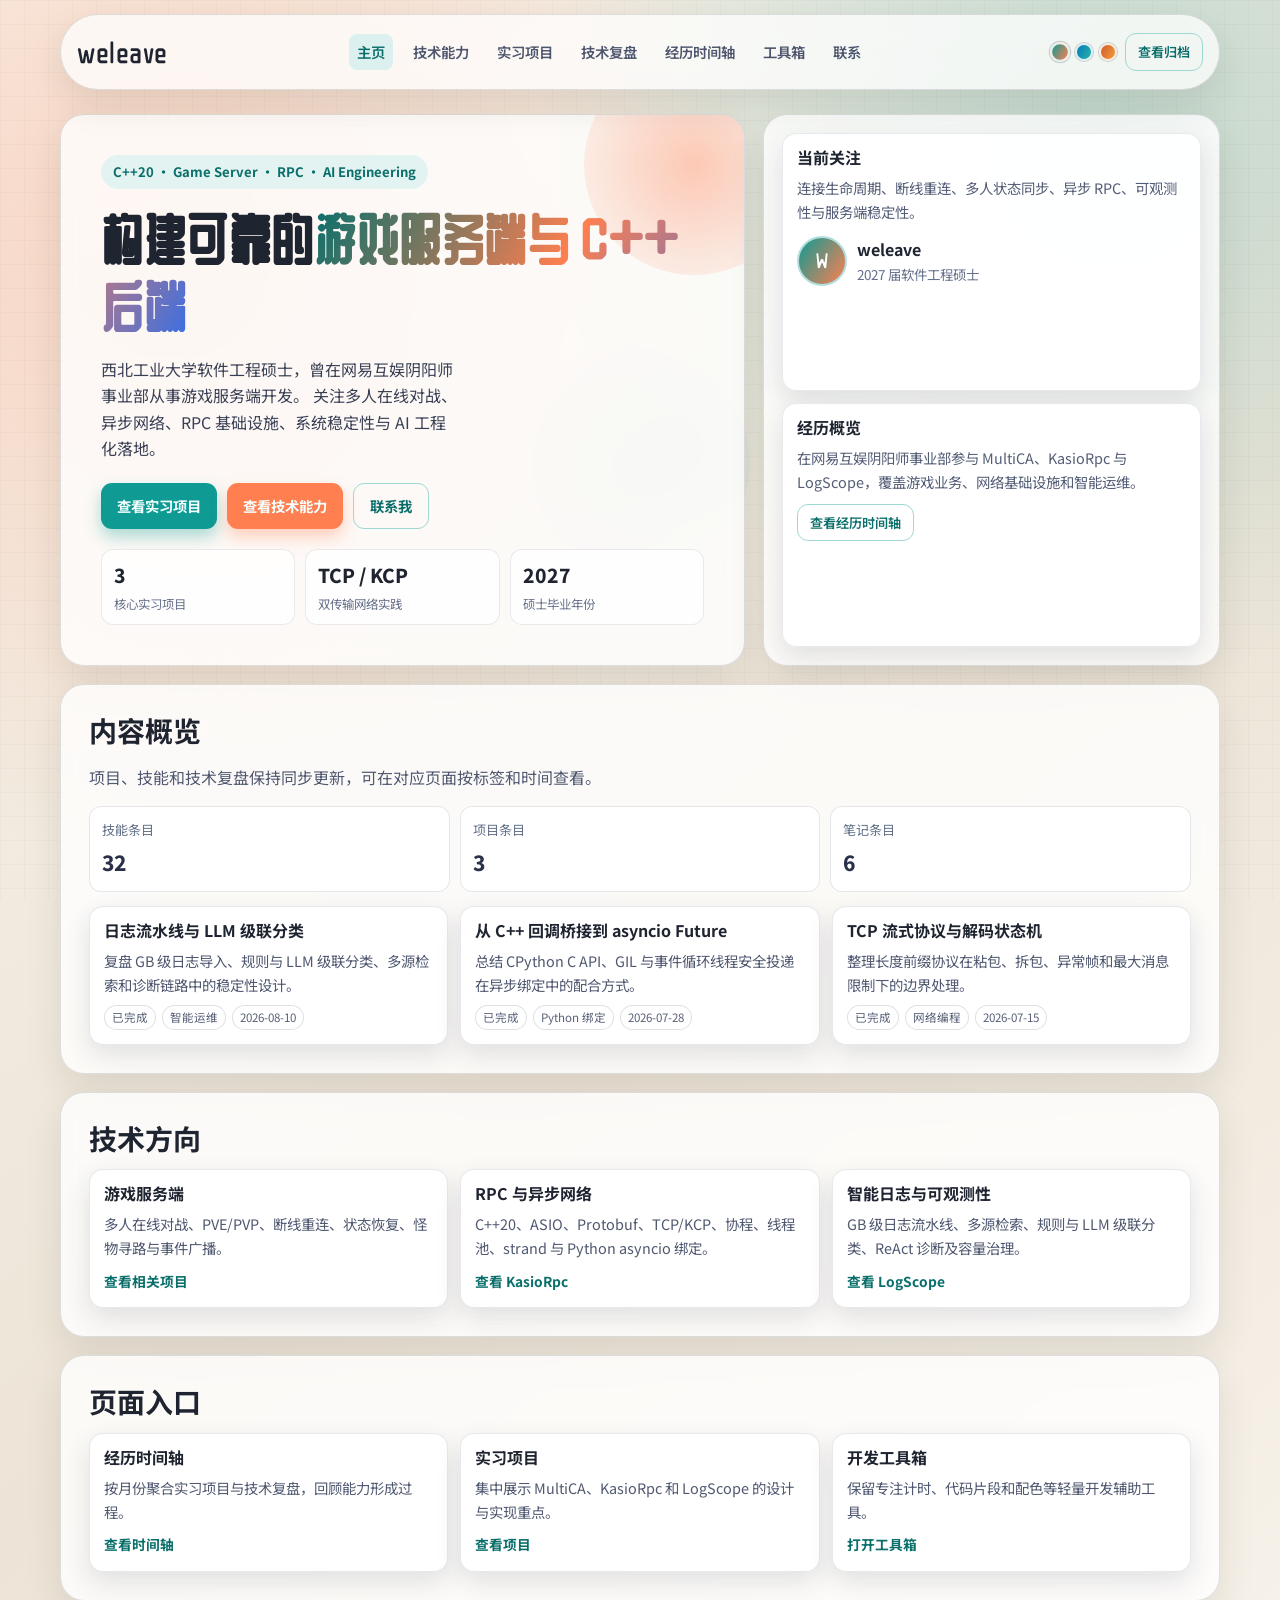
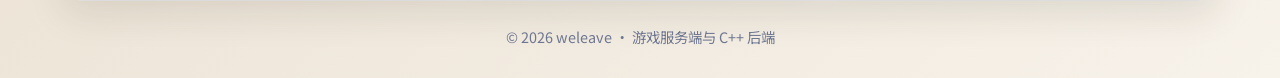
<file: index.html>
<!doctype html>
<html lang="zh-CN">
  <head>
    <meta charset="UTF-8" />
    <meta name="viewport" content="width=device-width, initial-scale=1.0" />
    <meta name="description" content="weleave 的技术主页：聚焦游戏服务端、C++ 异步网络、RPC 基础设施与智能日志分析。" />
    <title>weleave | 游戏服务端与 C++ 后端开发</title>
    <link rel="preconnect" href="https://fonts.googleapis.com" />
    <link rel="preconnect" href="https://fonts.gstatic.com" crossorigin />
    <link
      href="https://fonts.googleapis.com/css2?family=Noto+Sans+SC:wght@400;500;700;900&family=ZCOOL+QingKe+HuangYou&display=swap"
      rel="stylesheet"
    />
    <link rel="stylesheet" href="./styles.css" />
  </head>
  <body>
    <div class="cursor-orb"></div>
    <div class="page-wipe" id="page-wipe"></div>

    <div class="site-shell">
      <header class="topbar">
        <a class="brand" href="./index.html" data-transition>weleave</a>
        <nav class="nav-links">
          <a class="nav-link" data-page="index.html" href="./index.html" data-transition>主页</a>
          <a class="nav-link" data-page="skills.html" href="./skills.html" data-transition>技术能力</a>
          <a class="nav-link" data-page="projects.html" href="./projects.html" data-transition>实习项目</a>
          <a class="nav-link" data-page="notes.html" href="./notes.html" data-transition>技术复盘</a>
          <a class="nav-link" data-page="archive.html" href="./archive.html" data-transition>经历时间轴</a>
          <a class="nav-link" data-page="playground.html" href="./playground.html" data-transition>工具箱</a>
          <a class="nav-link" data-page="contact.html" href="./contact.html" data-transition>联系</a>
        </nav>
        <div class="top-tools">
          <div class="theme-switcher">
            <button class="theme-dot" type="button" data-theme="default" aria-label="默认主题"></button>
            <button class="theme-dot" type="button" data-theme="ocean" aria-label="海洋主题"></button>
            <button class="theme-dot" type="button" data-theme="sunset" aria-label="暖阳主题"></button>
          </div>
          <a class="btn small ghost" href="./archive.html" data-transition>查看归档</a>
        </div>
      </header>

      <main>
        <section class="hero">
          <article class="hero-main glass" data-reveal>
            <p class="eyebrow">C++20 · Game Server · RPC · AI Engineering</p>
            <h1 class="hero-title">构建可靠的<span class="hero-gradient">游戏服务端与 C++ 后端</span></h1>
            <p class="hero-lead">
              西北工业大学软件工程硕士，曾在网易互娱阴阳师事业部从事游戏服务端开发。
              关注多人在线对战、异步网络、RPC 基础设施、系统稳定性与 AI 工程化落地。
            </p>
            <div class="hero-actions">
              <a class="btn" href="./projects.html" data-transition>查看实习项目</a>
              <a class="btn alt" href="./skills.html" data-transition>查看技术能力</a>
              <a class="btn ghost" href="./contact.html" data-transition>联系我</a>
            </div>
            <div class="hero-metrics">
              <div class="metric-item">
                <div class="metric-value">3</div>
                <div class="metric-label">核心实习项目</div>
              </div>
              <div class="metric-item">
                <div class="metric-value">TCP / KCP</div>
                <div class="metric-label">双传输网络实践</div>
              </div>
              <div class="metric-item">
                <div class="metric-value">2027</div>
                <div class="metric-label">硕士毕业年份</div>
              </div>
            </div>
          </article>

          <aside class="hero-side glass" data-reveal>
            <article class="stack-card">
              <h3>当前关注</h3>
              <p>连接生命周期、断线重连、多人状态同步、异步 RPC、可观测性与服务端稳定性。</p>
              <div class="avatar-line">
                <div class="avatar-frame"><span>W</span></div>
                <div>
                  <div><strong>weleave</strong></div>
                  <div style="font-size: 0.84rem; color: #64708a">2027 届软件工程硕士</div>
                </div>
              </div>
            </article>
            <article class="stack-card">
              <h3>经历概览</h3>
              <p>在网易互娱阴阳师事业部参与 MultiCA、KasioRpc 与 LogScope，覆盖游戏业务、网络基础设施和智能运维。</p>
              <div class="hero-actions" style="margin-top: 10px">
                <a class="btn small ghost" href="./archive.html" data-transition>查看经历时间轴</a>
              </div>
            </article>
          </aside>
        </section>

        <section class="section glass" id="home-preview-root" data-reveal>
          <h2>内容概览</h2>
          <p>项目、技能和技术复盘保持同步更新，可在对应页面按标签和时间查看。</p>
          <div class="stats-strip">
            <div class="stats-box">
              <div class="stats-title">技能条目</div>
              <div class="stats-value" id="count-skills">0</div>
            </div>
            <div class="stats-box">
              <div class="stats-title">项目条目</div>
              <div class="stats-value" id="count-projects">0</div>
            </div>
            <div class="stats-box">
              <div class="stats-title">笔记条目</div>
              <div class="stats-value" id="count-notes">0</div>
            </div>
          </div>
          <div class="grid-3" id="home-latest-notes"></div>
        </section>

        <section class="section glass" data-reveal>
          <h2>技术方向</h2>
          <div class="grid-3">
            <article class="feature-card">
              <h3>游戏服务端</h3>
              <p>多人在线对战、PVE/PVP、断线重连、状态恢复、怪物寻路与事件广播。</p>
              <a class="go-link" href="./projects.html" data-transition>查看相关项目</a>
            </article>
            <article class="feature-card">
              <h3>RPC 与异步网络</h3>
              <p>C++20、ASIO、Protobuf、TCP/KCP、协程、线程池、strand 与 Python asyncio 绑定。</p>
              <a class="go-link" href="./projects.html" data-transition>查看 KasioRpc</a>
            </article>
            <article class="feature-card">
              <h3>智能日志与可观测性</h3>
              <p>GB 级日志流水线、多源检索、规则与 LLM 级联分类、ReAct 诊断及容量治理。</p>
              <a class="go-link" href="./projects.html" data-transition>查看 LogScope</a>
            </article>
          </div>
        </section>

        <section class="section glass" data-reveal>
          <h2>页面入口</h2>
          <div class="grid-3">
            <article class="feature-card">
              <h3>经历时间轴</h3>
              <p>按月份聚合实习项目与技术复盘，回顾能力形成过程。</p>
              <a class="go-link" href="./archive.html" data-transition>查看时间轴</a>
            </article>
            <article class="feature-card">
              <h3>实习项目</h3>
              <p>集中展示 MultiCA、KasioRpc 和 LogScope 的设计与实现重点。</p>
              <a class="go-link" href="./projects.html" data-transition>查看项目</a>
            </article>
            <article class="feature-card">
              <h3>开发工具箱</h3>
              <p>保留专注计时、代码片段和配色等轻量开发辅助工具。</p>
              <a class="go-link" href="./playground.html" data-transition>打开工具箱</a>
            </article>
          </div>
        </section>
      </main>

      <footer class="footer">
        <p>&copy; <span id="year"></span> weleave · 游戏服务端与 C++ 后端</p>
      </footer>
    </div>

    <button id="back-top-btn" class="back-top is-hidden" type="button" aria-label="返回顶部">↑</button>
    <div id="toast" class="toast"></div>
    <script src="./script.js"></script>
  </body>
</html>
</file>
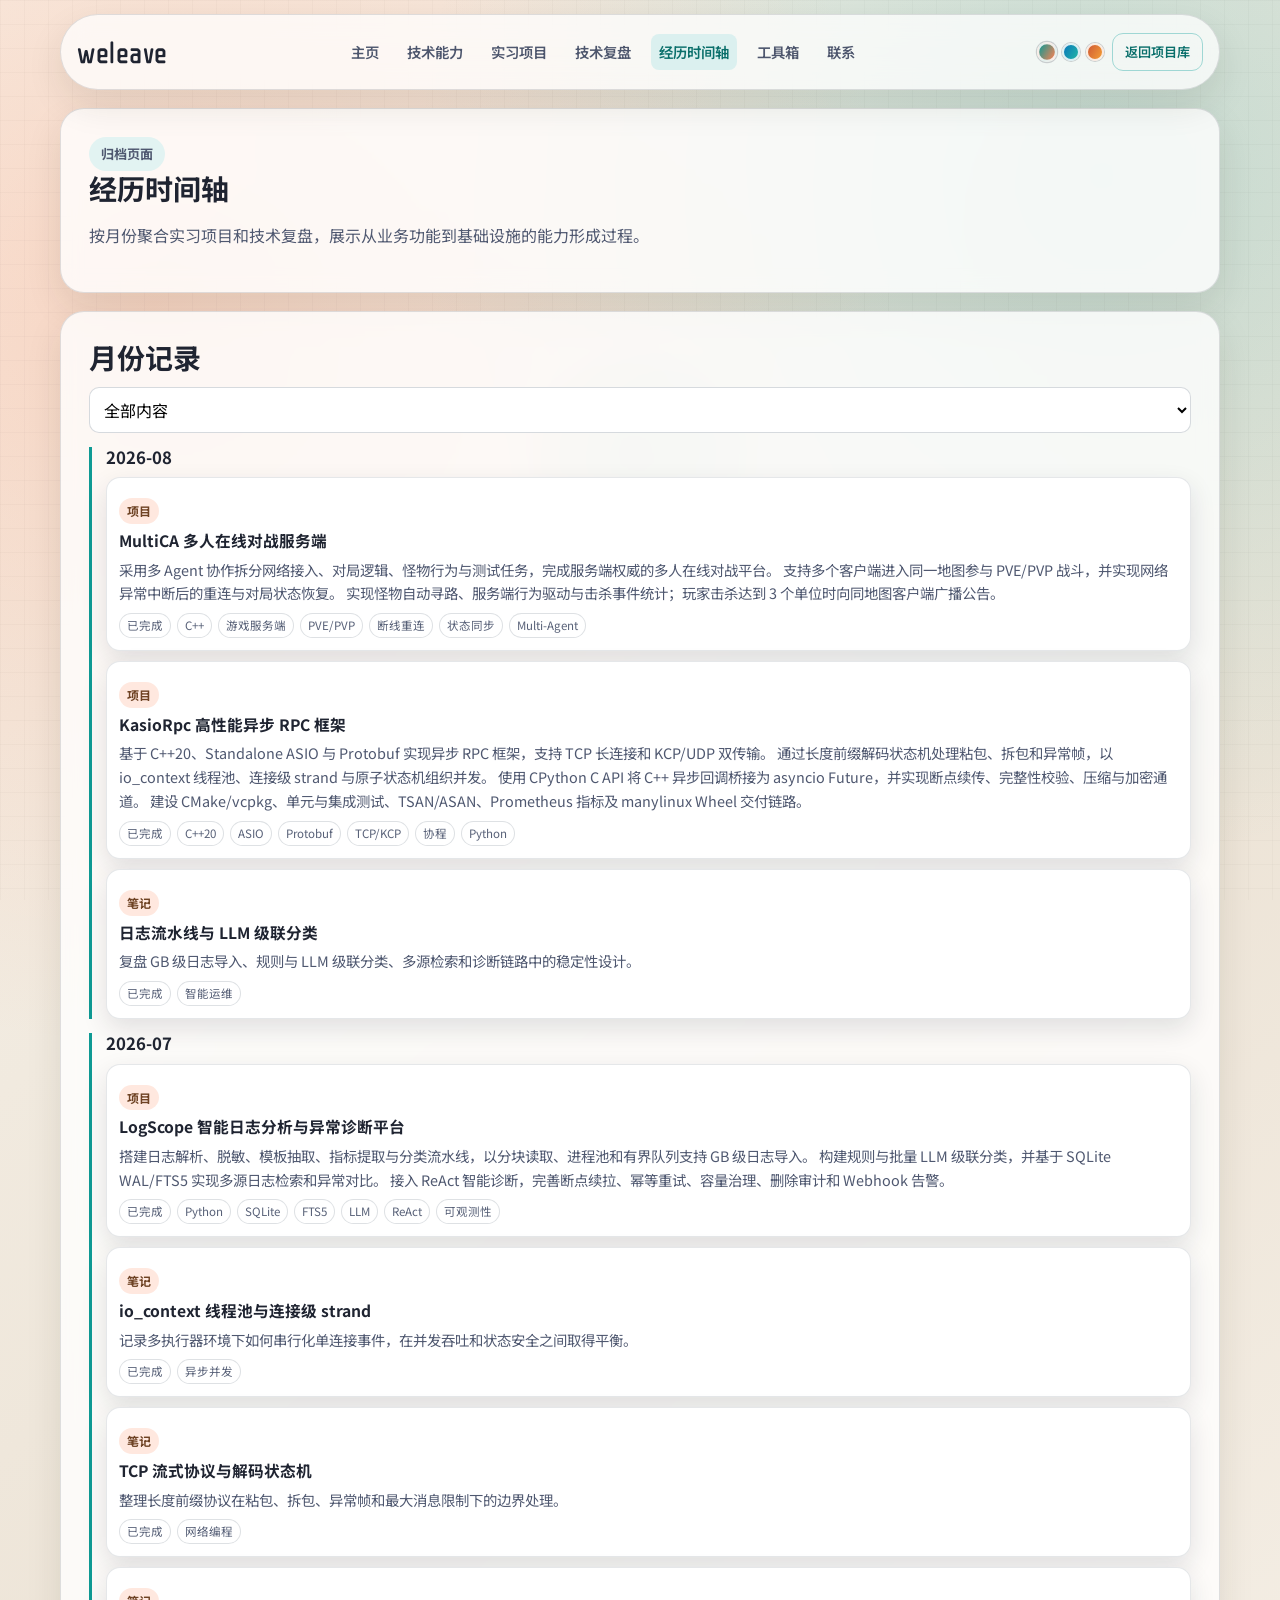
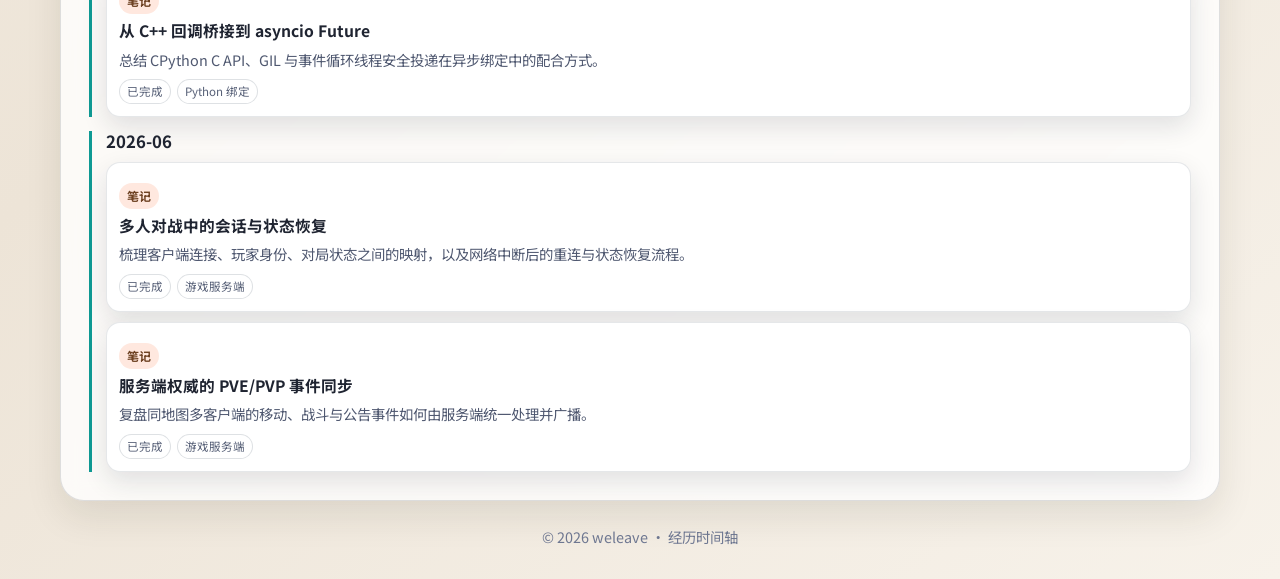
<file: archive.html>
<!doctype html>
<html lang="zh-CN">
  <head>
    <meta charset="UTF-8" />
    <meta name="viewport" content="width=device-width, initial-scale=1.0" />
    <meta name="description" content="weleave 的项目与技术复盘时间轴。" />
    <title>weleave | 经历时间轴</title>
    <link rel="preconnect" href="https://fonts.googleapis.com" />
    <link rel="preconnect" href="https://fonts.gstatic.com" crossorigin />
    <link
      href="https://fonts.googleapis.com/css2?family=Noto+Sans+SC:wght@400;500;700;900&family=ZCOOL+QingKe+HuangYou&display=swap"
      rel="stylesheet"
    />
    <link rel="stylesheet" href="./styles.css" />
  </head>
  <body>
    <div class="cursor-orb"></div>
    <div class="page-wipe" id="page-wipe"></div>

    <div class="site-shell">
      <header class="topbar">
        <a class="brand" href="./index.html" data-transition>weleave</a>
        <nav class="nav-links">
          <a class="nav-link" data-page="index.html" href="./index.html" data-transition>主页</a>
          <a class="nav-link" data-page="skills.html" href="./skills.html" data-transition>技术能力</a>
          <a class="nav-link" data-page="projects.html" href="./projects.html" data-transition>实习项目</a>
          <a class="nav-link" data-page="notes.html" href="./notes.html" data-transition>技术复盘</a>
          <a class="nav-link" data-page="archive.html" href="./archive.html" data-transition>经历时间轴</a>
          <a class="nav-link" data-page="playground.html" href="./playground.html" data-transition>工具箱</a>
          <a class="nav-link" data-page="contact.html" href="./contact.html" data-transition>联系</a>
        </nav>
        <div class="top-tools">
          <div class="theme-switcher">
            <button class="theme-dot" type="button" data-theme="default" aria-label="默认主题"></button>
            <button class="theme-dot" type="button" data-theme="ocean" aria-label="海洋主题"></button>
            <button class="theme-dot" type="button" data-theme="sunset" aria-label="暖阳主题"></button>
          </div>
          <a class="btn small ghost" href="./projects.html" data-transition>返回项目库</a>
        </div>
      </header>

      <main>
        <section class="section glass" data-reveal>
          <p class="eyebrow">归档页面</p>
          <h2>经历时间轴</h2>
          <p>按月份聚合实习项目和技术复盘，展示从业务功能到基础设施的能力形成过程。</p>
        </section>

        <section class="section glass" id="archive-root" data-reveal>
          <h2>月份记录</h2>
          <div class="filter-bar">
            <select id="archive-type-filter" class="editor-select filter-field">
              <option value="全部">全部内容</option>
              <option value="项目">只看项目</option>
              <option value="笔记">只看笔记</option>
            </select>
          </div>
          <div class="archive-list" id="archive-list"></div>
        </section>
      </main>

      <footer class="footer">
        <p>&copy; <span id="year"></span> weleave · 经历时间轴</p>
      </footer>
    </div>

    <button id="back-top-btn" class="back-top is-hidden" type="button" aria-label="返回顶部">↑</button>
    <div id="toast" class="toast"></div>
    <script src="./script.js"></script>
  </body>
</html>
</file>
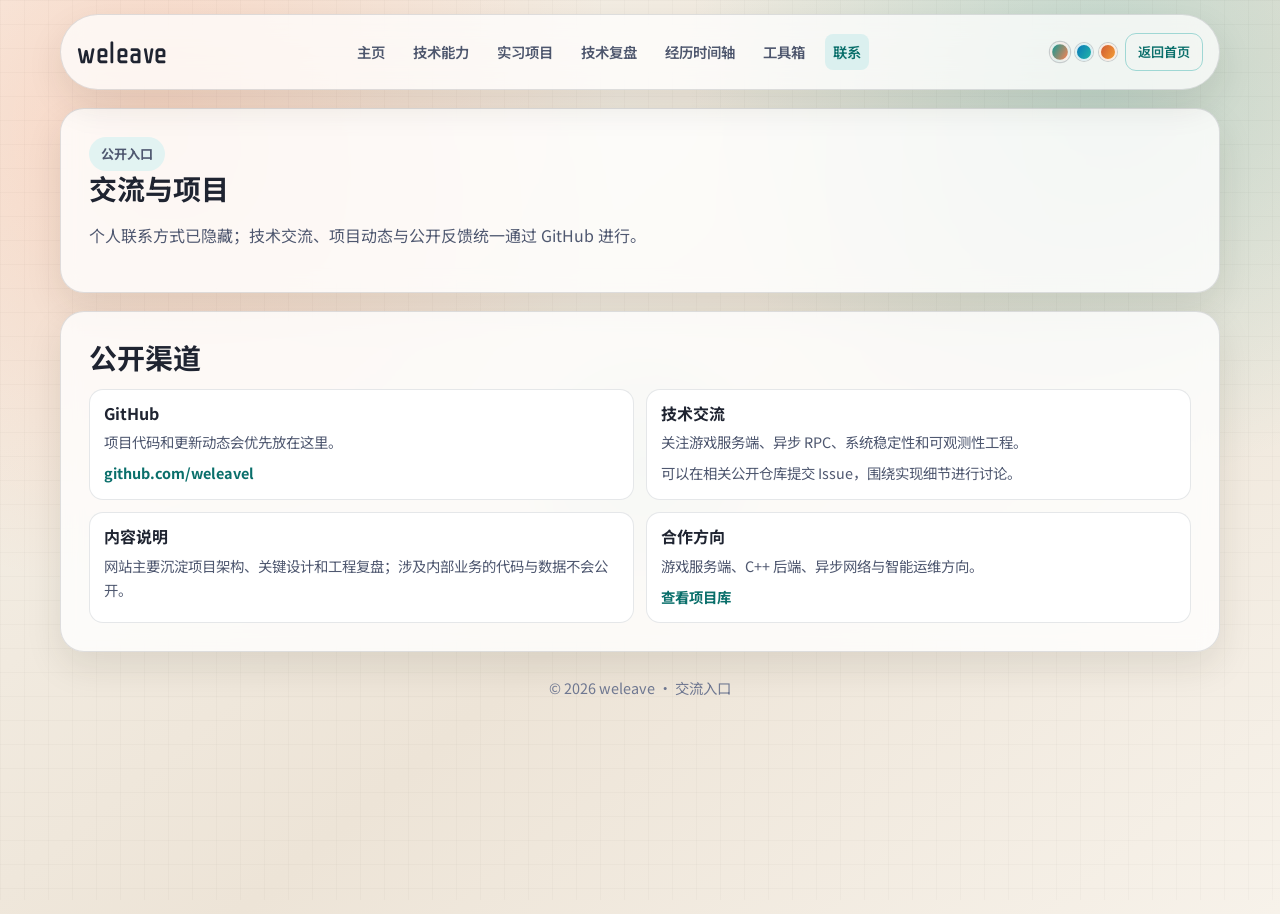
<file: contact.html>
<!doctype html>
<html lang="zh-CN">
  <head>
    <meta charset="UTF-8" />
    <meta name="viewport" content="width=device-width, initial-scale=1.0" />
    <meta name="description" content="weleave 的公开交流入口：游戏服务端、C++ 异步网络、RPC 基础设施与智能日志分析。" />
    <title>weleave | 交流入口</title>
    <link rel="preconnect" href="https://fonts.googleapis.com" />
    <link rel="preconnect" href="https://fonts.gstatic.com" crossorigin />
    <link
      href="https://fonts.googleapis.com/css2?family=Noto+Sans+SC:wght@400;500;700;900&family=ZCOOL+QingKe+HuangYou&display=swap"
      rel="stylesheet"
    />
    <link rel="stylesheet" href="./styles.css" />
  </head>
  <body>
    <div class="cursor-orb"></div>
    <div class="page-wipe" id="page-wipe"></div>
    <div class="site-shell">
      <header class="topbar">
        <a class="brand" href="./index.html" data-transition>weleave</a>
        <nav class="nav-links">
          <a class="nav-link" data-page="index.html" href="./index.html" data-transition>主页</a>
          <a class="nav-link" data-page="skills.html" href="./skills.html" data-transition>技术能力</a>
          <a class="nav-link" data-page="projects.html" href="./projects.html" data-transition>实习项目</a>
          <a class="nav-link" data-page="notes.html" href="./notes.html" data-transition>技术复盘</a>
          <a class="nav-link" data-page="archive.html" href="./archive.html" data-transition>经历时间轴</a>
          <a class="nav-link" data-page="playground.html" href="./playground.html" data-transition>工具箱</a>
          <a class="nav-link" data-page="contact.html" href="./contact.html" data-transition>联系</a>
        </nav>
        <div class="top-tools">
          <div class="theme-switcher">
            <button class="theme-dot" type="button" data-theme="default" aria-label="默认主题"></button>
            <button class="theme-dot" type="button" data-theme="ocean" aria-label="海洋主题"></button>
            <button class="theme-dot" type="button" data-theme="sunset" aria-label="暖阳主题"></button>
          </div>
          <a class="btn small ghost" href="./index.html" data-transition>返回首页</a>
        </div>
      </header>

      <main>
        <section class="section glass" data-reveal>
          <p class="eyebrow">公开入口</p>
          <h2>交流与项目</h2>
          <p>个人联系方式已隐藏；技术交流、项目动态与公开反馈统一通过 GitHub 进行。</p>
        </section>

        <section class="section glass" data-reveal>
          <h2>公开渠道</h2>
          <div class="contact-grid">
            <article class="contact-card">
              <h3>GitHub</h3>
              <p>项目代码和更新动态会优先放在这里。</p>
              <p><a href="https://github.com/weleavel" target="_blank" rel="noopener">github.com/weleavel</a></p>
            </article>
            <article class="contact-card">
              <h3>技术交流</h3>
              <p>关注游戏服务端、异步 RPC、系统稳定性和可观测性工程。</p>
              <p>可以在相关公开仓库提交 Issue，围绕实现细节进行讨论。</p>
            </article>
            <article class="contact-card">
              <h3>内容说明</h3>
              <p>网站主要沉淀项目架构、关键设计和工程复盘；涉及内部业务的代码与数据不会公开。</p>
            </article>
            <article class="contact-card">
              <h3>合作方向</h3>
              <p>游戏服务端、C++ 后端、异步网络与智能运维方向。</p>
              <p><a href="./projects.html" data-transition>查看项目库</a></p>
            </article>
          </div>
        </section>
      </main>

      <footer class="footer">
        <p>&copy; <span id="year"></span> weleave · 交流入口</p>
      </footer>
    </div>
    <button id="back-top-btn" class="back-top is-hidden" type="button" aria-label="返回顶部">↑</button>
    <div id="toast" class="toast"></div>
    <script src="./script.js"></script>
  </body>
</html>
</file>
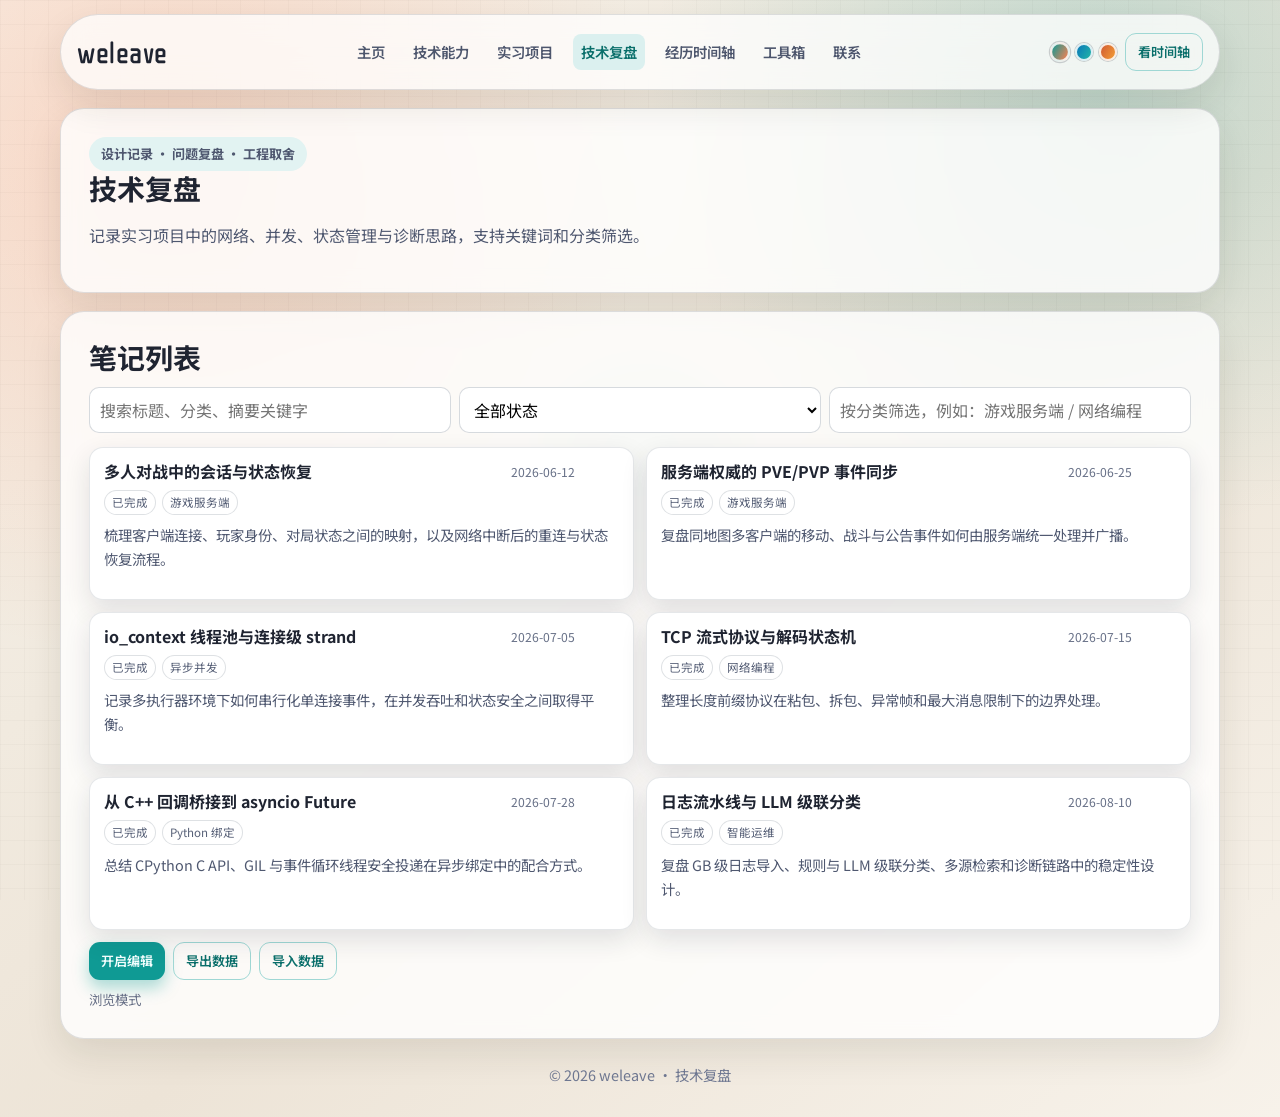
<file: notes.html>
<!doctype html>
<html lang="zh-CN">
  <head>
    <meta charset="UTF-8" />
    <meta name="viewport" content="width=device-width, initial-scale=1.0" />
    <meta name="description" content="weleave 的技术复盘：游戏服务端、异步网络、Python 绑定与智能日志工程。" />
    <title>weleave | 技术复盘</title>
    <link rel="preconnect" href="https://fonts.googleapis.com" />
    <link rel="preconnect" href="https://fonts.gstatic.com" crossorigin />
    <link
      href="https://fonts.googleapis.com/css2?family=Noto+Sans+SC:wght@400;500;700;900&family=ZCOOL+QingKe+HuangYou&display=swap"
      rel="stylesheet"
    />
    <link rel="stylesheet" href="./styles.css" />
  </head>
  <body>
    <div class="cursor-orb"></div>
    <div class="page-wipe" id="page-wipe"></div>
    <div class="site-shell">
      <header class="topbar">
        <a class="brand" href="./index.html" data-transition>weleave</a>
        <nav class="nav-links">
          <a class="nav-link" data-page="index.html" href="./index.html" data-transition>主页</a>
          <a class="nav-link" data-page="skills.html" href="./skills.html" data-transition>技术能力</a>
          <a class="nav-link" data-page="projects.html" href="./projects.html" data-transition>实习项目</a>
          <a class="nav-link" data-page="notes.html" href="./notes.html" data-transition>技术复盘</a>
          <a class="nav-link" data-page="archive.html" href="./archive.html" data-transition>经历时间轴</a>
          <a class="nav-link" data-page="playground.html" href="./playground.html" data-transition>工具箱</a>
          <a class="nav-link" data-page="contact.html" href="./contact.html" data-transition>联系</a>
        </nav>
        <div class="top-tools">
          <div class="theme-switcher">
            <button class="theme-dot" type="button" data-theme="default" aria-label="默认主题"></button>
            <button class="theme-dot" type="button" data-theme="ocean" aria-label="海洋主题"></button>
            <button class="theme-dot" type="button" data-theme="sunset" aria-label="暖阳主题"></button>
          </div>
          <a class="btn small ghost" href="./archive.html" data-transition>看时间轴</a>
        </div>
      </header>

      <main>
        <section class="section glass" data-reveal>
          <p class="eyebrow">设计记录 · 问题复盘 · 工程取舍</p>
          <h2>技术复盘</h2>
          <p>记录实习项目中的网络、并发、状态管理与诊断思路，支持关键词和分类筛选。</p>
        </section>

        <section class="section glass" id="notes-board-root" data-reveal>
          <h2>笔记列表</h2>
          <div class="filter-bar">
            <input id="note-search-input" class="editor-input filter-field" type="text" placeholder="搜索标题、分类、摘要关键字" />
            <select id="note-status-filter" class="editor-select filter-field">
              <option value="全部">全部状态</option>
              <option value="进行中">进行中</option>
              <option value="已完成">已完成</option>
              <option value="计划中">计划中</option>
            </select>
            <input id="note-category-filter" class="editor-input filter-field" type="text" placeholder="按分类筛选，例如：游戏服务端 / 网络编程" />
          </div>
          <div class="notes-grid" id="notes-list"></div>
          <div class="editor-toolbar">
            <button type="button" class="btn small" id="notes-edit-toggle">开启编辑</button>
            <button type="button" class="btn small ghost is-hidden" id="notes-reset-btn">恢复默认</button>
            <button type="button" class="btn small ghost" id="notes-export-btn">导出数据</button>
            <button type="button" class="btn small ghost" id="notes-import-btn">导入数据</button>
            <input id="notes-import-input" type="file" accept="application/json" class="is-hidden" />
          </div>
          <div class="editor-panel is-hidden" id="notes-editor-panel">
            <p>填写学习记录后点击“新增笔记”。</p>
            <div class="editor-row">
              <input type="text" class="editor-input" id="note-title-input" placeholder="笔记标题（必填）" maxlength="80" />
              <input type="text" class="editor-input" id="note-category-input" placeholder="分类（例如：并发 / 工具链）" maxlength="30" />
            </div>
            <div class="editor-row">
              <input type="date" class="editor-input" id="note-date-input" />
              <select class="editor-select" id="note-status-input">
                <option value="进行中">进行中</option>
                <option value="已完成">已完成</option>
                <option value="计划中">计划中</option>
              </select>
            </div>
            <div class="editor-row">
              <textarea class="editor-textarea" id="note-summary-input" placeholder="学习摘要（必填）"></textarea>
            </div>
            <div class="editor-row">
              <button type="button" class="btn small alt" id="note-add-btn">新增笔记</button>
            </div>
          </div>
          <div class="status-text" id="notes-status">浏览模式</div>
        </section>
      </main>

      <footer class="footer">
        <p>&copy; <span id="year"></span> weleave · 技术复盘</p>
      </footer>
    </div>
    <button id="back-top-btn" class="back-top is-hidden" type="button" aria-label="返回顶部">↑</button>
    <div id="toast" class="toast"></div>
    <script src="./script.js"></script>
  </body>
</html>
</file>
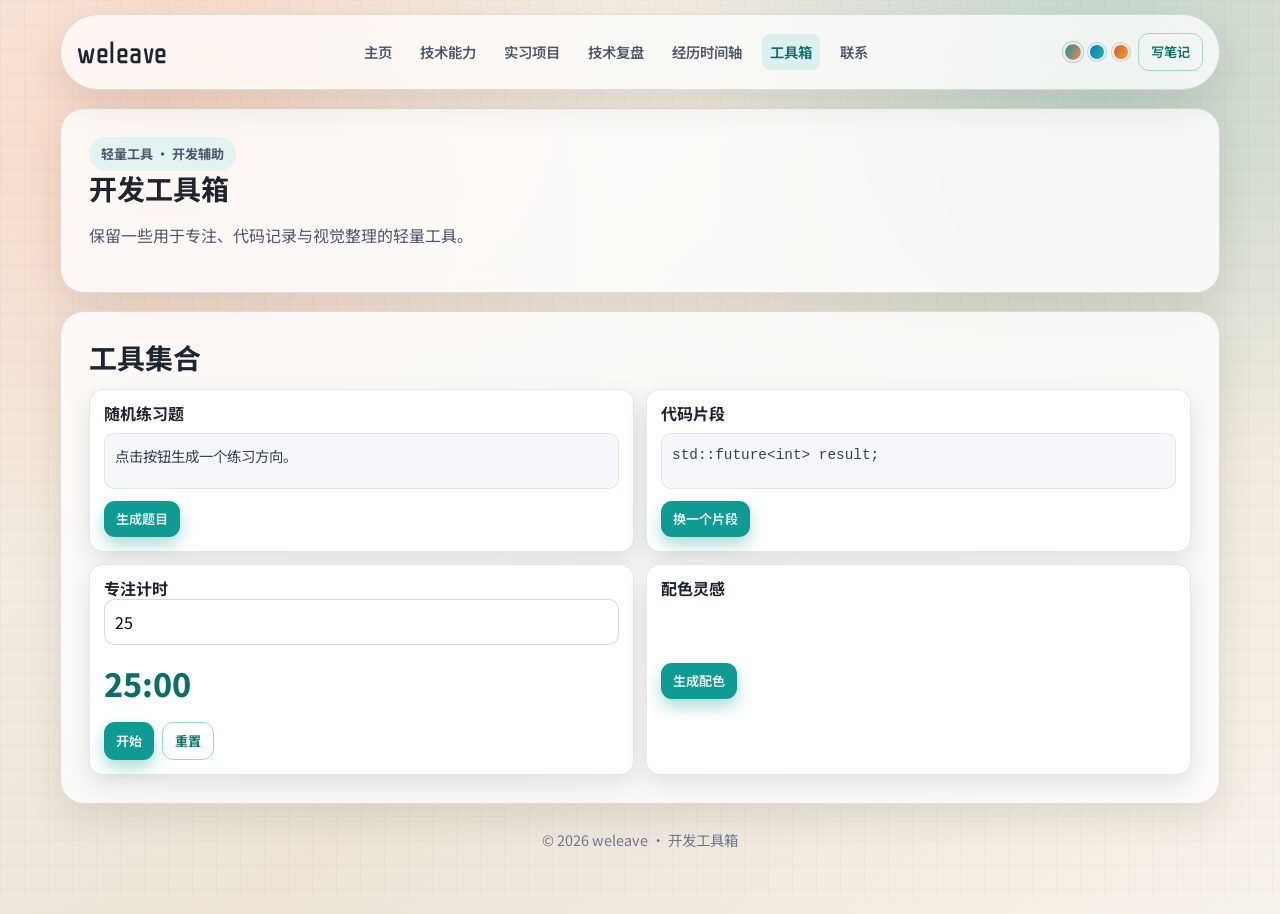
<file: playground.html>
<!doctype html>
<html lang="zh-CN">
  <head>
    <meta charset="UTF-8" />
    <meta name="viewport" content="width=device-width, initial-scale=1.0" />
    <meta name="description" content="weleave 的开发工具箱：提供专注计时、代码片段和配色等轻量工具。" />
    <title>weleave | 开发工具箱</title>
    <link rel="preconnect" href="https://fonts.googleapis.com" />
    <link rel="preconnect" href="https://fonts.gstatic.com" crossorigin />
    <link
      href="https://fonts.googleapis.com/css2?family=Noto+Sans+SC:wght@400;500;700;900&family=ZCOOL+QingKe+HuangYou&display=swap"
      rel="stylesheet"
    />
    <link rel="stylesheet" href="./styles.css" />
  </head>
  <body>
    <div class="cursor-orb"></div>
    <div class="page-wipe" id="page-wipe"></div>

    <div class="site-shell">
      <header class="topbar">
        <a class="brand" href="./index.html" data-transition>weleave</a>
        <nav class="nav-links">
          <a class="nav-link" data-page="index.html" href="./index.html" data-transition>主页</a>
          <a class="nav-link" data-page="skills.html" href="./skills.html" data-transition>技术能力</a>
          <a class="nav-link" data-page="projects.html" href="./projects.html" data-transition>实习项目</a>
          <a class="nav-link" data-page="notes.html" href="./notes.html" data-transition>技术复盘</a>
          <a class="nav-link" data-page="archive.html" href="./archive.html" data-transition>经历时间轴</a>
          <a class="nav-link" data-page="playground.html" href="./playground.html" data-transition>工具箱</a>
          <a class="nav-link" data-page="contact.html" href="./contact.html" data-transition>联系</a>
        </nav>
        <div class="top-tools">
          <div class="theme-switcher">
            <button class="theme-dot" type="button" data-theme="default" aria-label="默认主题"></button>
            <button class="theme-dot" type="button" data-theme="ocean" aria-label="海洋主题"></button>
            <button class="theme-dot" type="button" data-theme="sunset" aria-label="暖阳主题"></button>
          </div>
          <a class="btn small ghost" href="./notes.html" data-transition>写笔记</a>
        </div>
      </header>

      <main>
        <section class="section glass" data-reveal>
          <p class="eyebrow">轻量工具 · 开发辅助</p>
          <h2>开发工具箱</h2>
          <p>保留一些用于专注、代码记录与视觉整理的轻量工具。</p>
        </section>

        <section class="section glass" id="playground-root" data-reveal>
          <h2>工具集合</h2>
          <div class="playground-grid">
            <article class="tool-card">
              <h3>随机练习题</h3>
              <div class="tool-output" id="idea-output">点击按钮生成一个练习方向。</div>
              <div class="editor-toolbar">
                <button type="button" class="btn small" id="idea-generate">生成题目</button>
              </div>
            </article>

            <article class="tool-card">
              <h3>代码片段</h3>
              <div class="tool-output code-output" id="snippet-output">std::future&lt;int&gt; result;</div>
              <div class="editor-toolbar">
                <button type="button" class="btn small" id="snippet-generate">换一个片段</button>
              </div>
            </article>

            <article class="tool-card">
              <h3>专注计时</h3>
              <input class="editor-input" id="focus-minutes" type="number" min="1" max="120" value="25" />
              <div class="timer-display" id="timer-display">25:00</div>
              <div class="editor-toolbar">
                <button type="button" class="btn small" id="focus-start">开始</button>
                <button type="button" class="btn small ghost" id="focus-reset">重置</button>
              </div>
            </article>

            <article class="tool-card">
              <h3>配色灵感</h3>
              <div class="palette-strip" id="palette-output"></div>
              <div class="editor-toolbar">
                <button type="button" class="btn small" id="palette-shuffle">生成配色</button>
              </div>
            </article>
          </div>
        </section>
      </main>

      <footer class="footer">
        <p>&copy; <span id="year"></span> weleave · 开发工具箱</p>
      </footer>
    </div>

    <button id="back-top-btn" class="back-top is-hidden" type="button" aria-label="返回顶部">↑</button>
    <div id="toast" class="toast"></div>
    <script src="./script.js"></script>
  </body>
</html>
</file>
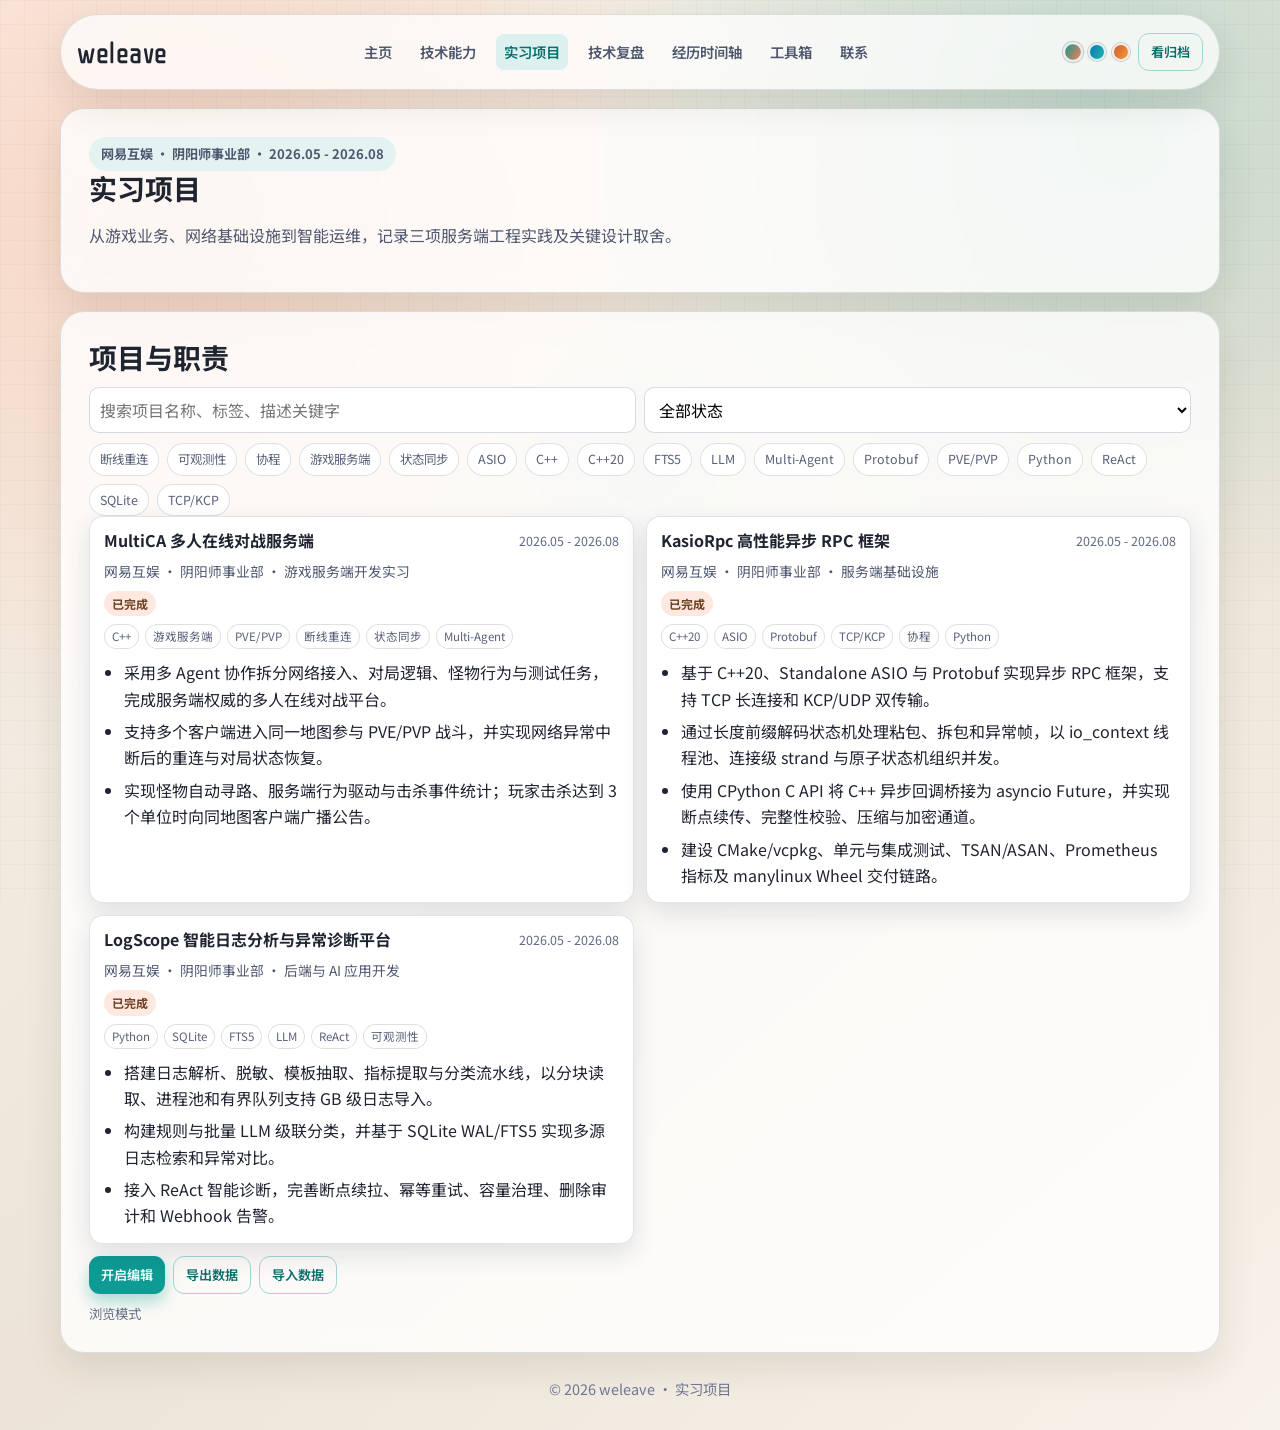
<file: projects.html>
<!doctype html>
<html lang="zh-CN">
  <head>
    <meta charset="UTF-8" />
    <meta name="viewport" content="width=device-width, initial-scale=1.0" />
    <meta name="description" content="weleave 的实习项目：MultiCA 多人在线对战服务端、KasioRpc 异步 RPC 框架和 LogScope 智能日志平台。" />
    <title>weleave | 实习项目</title>
    <link rel="preconnect" href="https://fonts.googleapis.com" />
    <link rel="preconnect" href="https://fonts.gstatic.com" crossorigin />
    <link
      href="https://fonts.googleapis.com/css2?family=Noto+Sans+SC:wght@400;500;700;900&family=ZCOOL+QingKe+HuangYou&display=swap"
      rel="stylesheet"
    />
    <link rel="stylesheet" href="./styles.css" />
  </head>
  <body>
    <div class="cursor-orb"></div>
    <div class="page-wipe" id="page-wipe"></div>

    <div class="site-shell">
      <header class="topbar">
        <a class="brand" href="./index.html" data-transition>weleave</a>
        <nav class="nav-links">
          <a class="nav-link" data-page="index.html" href="./index.html" data-transition>主页</a>
          <a class="nav-link" data-page="skills.html" href="./skills.html" data-transition>技术能力</a>
          <a class="nav-link" data-page="projects.html" href="./projects.html" data-transition>实习项目</a>
          <a class="nav-link" data-page="notes.html" href="./notes.html" data-transition>技术复盘</a>
          <a class="nav-link" data-page="archive.html" href="./archive.html" data-transition>经历时间轴</a>
          <a class="nav-link" data-page="playground.html" href="./playground.html" data-transition>工具箱</a>
          <a class="nav-link" data-page="contact.html" href="./contact.html" data-transition>联系</a>
        </nav>
        <div class="top-tools">
          <div class="theme-switcher">
            <button class="theme-dot" type="button" data-theme="default" aria-label="默认主题"></button>
            <button class="theme-dot" type="button" data-theme="ocean" aria-label="海洋主题"></button>
            <button class="theme-dot" type="button" data-theme="sunset" aria-label="暖阳主题"></button>
          </div>
          <a class="btn small ghost" href="./archive.html" data-transition>看归档</a>
        </div>
      </header>

      <main>
        <section class="section glass" data-reveal>
          <p class="eyebrow">网易互娱 · 阴阳师事业部 · 2026.05 - 2026.08</p>
          <h2>实习项目</h2>
          <p>从游戏业务、网络基础设施到智能运维，记录三项服务端工程实践及关键设计取舍。</p>
        </section>

        <section class="section glass" id="projects-editor-root" data-reveal>
          <h2>项目与职责</h2>
          <div class="filter-bar">
            <input id="project-search-input" class="editor-input filter-field" type="text" placeholder="搜索项目名称、标签、描述关键字" />
            <select id="project-filter-select" class="editor-select filter-field">
              <option value="全部">全部状态</option>
              <option value="进行中">进行中</option>
              <option value="已完成">已完成</option>
              <option value="计划中">计划中</option>
            </select>
          </div>
          <div class="tag-filter" id="project-tag-filter" aria-label="技术标签过滤"></div>
          <div class="project-grid" id="projects-list"></div>

          <div class="editor-toolbar">
            <button type="button" class="btn small" id="projects-edit-toggle">开启编辑</button>
            <button type="button" class="btn small ghost is-hidden" id="projects-reset-btn">恢复默认</button>
            <button type="button" class="btn small ghost" id="projects-export-btn">导出数据</button>
            <button type="button" class="btn small ghost" id="projects-import-btn">导入数据</button>
            <input id="projects-import-input" type="file" accept="application/json" class="is-hidden" />
          </div>

          <div class="editor-panel is-hidden" id="projects-editor-panel">
            <p>填写项目信息后可新增，技术标签用英文逗号分隔，项目亮点每行一条。</p>
            <div class="editor-row">
              <input type="text" class="editor-input" id="project-title-input" placeholder="项目名称（必填）" maxlength="60" />
              <input type="text" class="editor-input" id="project-period-input" placeholder="时间（例如：2026.04 - 2026.06）" maxlength="40" />
            </div>
            <div class="editor-row">
              <input type="text" class="editor-input" id="project-role-input" placeholder="身份（例如：个人项目）" maxlength="40" />
              <select class="editor-select" id="project-status-input">
                <option value="进行中">进行中</option>
                <option value="已完成">已完成</option>
                <option value="计划中">计划中</option>
              </select>
            </div>
            <div class="editor-row">
              <input type="text" class="editor-input" id="project-tags-input" placeholder="标签，例如：C++,并发,工程化" />
              <input type="text" class="editor-input" id="project-link-input" placeholder="仓库链接（可选）" maxlength="200" />
            </div>
            <div class="editor-row">
              <textarea class="editor-textarea" id="project-bullets-input" placeholder="项目亮点，每行一条（至少一条）"></textarea>
            </div>
            <div class="editor-row">
              <button type="button" class="btn small alt" id="project-add-btn">新增项目</button>
            </div>
          </div>

          <div class="status-text" id="projects-status">浏览模式</div>
        </section>
      </main>

      <footer class="footer">
        <p>&copy; <span id="year"></span> weleave · 实习项目</p>
      </footer>
    </div>

    <button id="back-top-btn" class="back-top is-hidden" type="button" aria-label="返回顶部">↑</button>
    <div id="toast" class="toast"></div>
    <script src="./script.js"></script>
  </body>
</html>
</file>
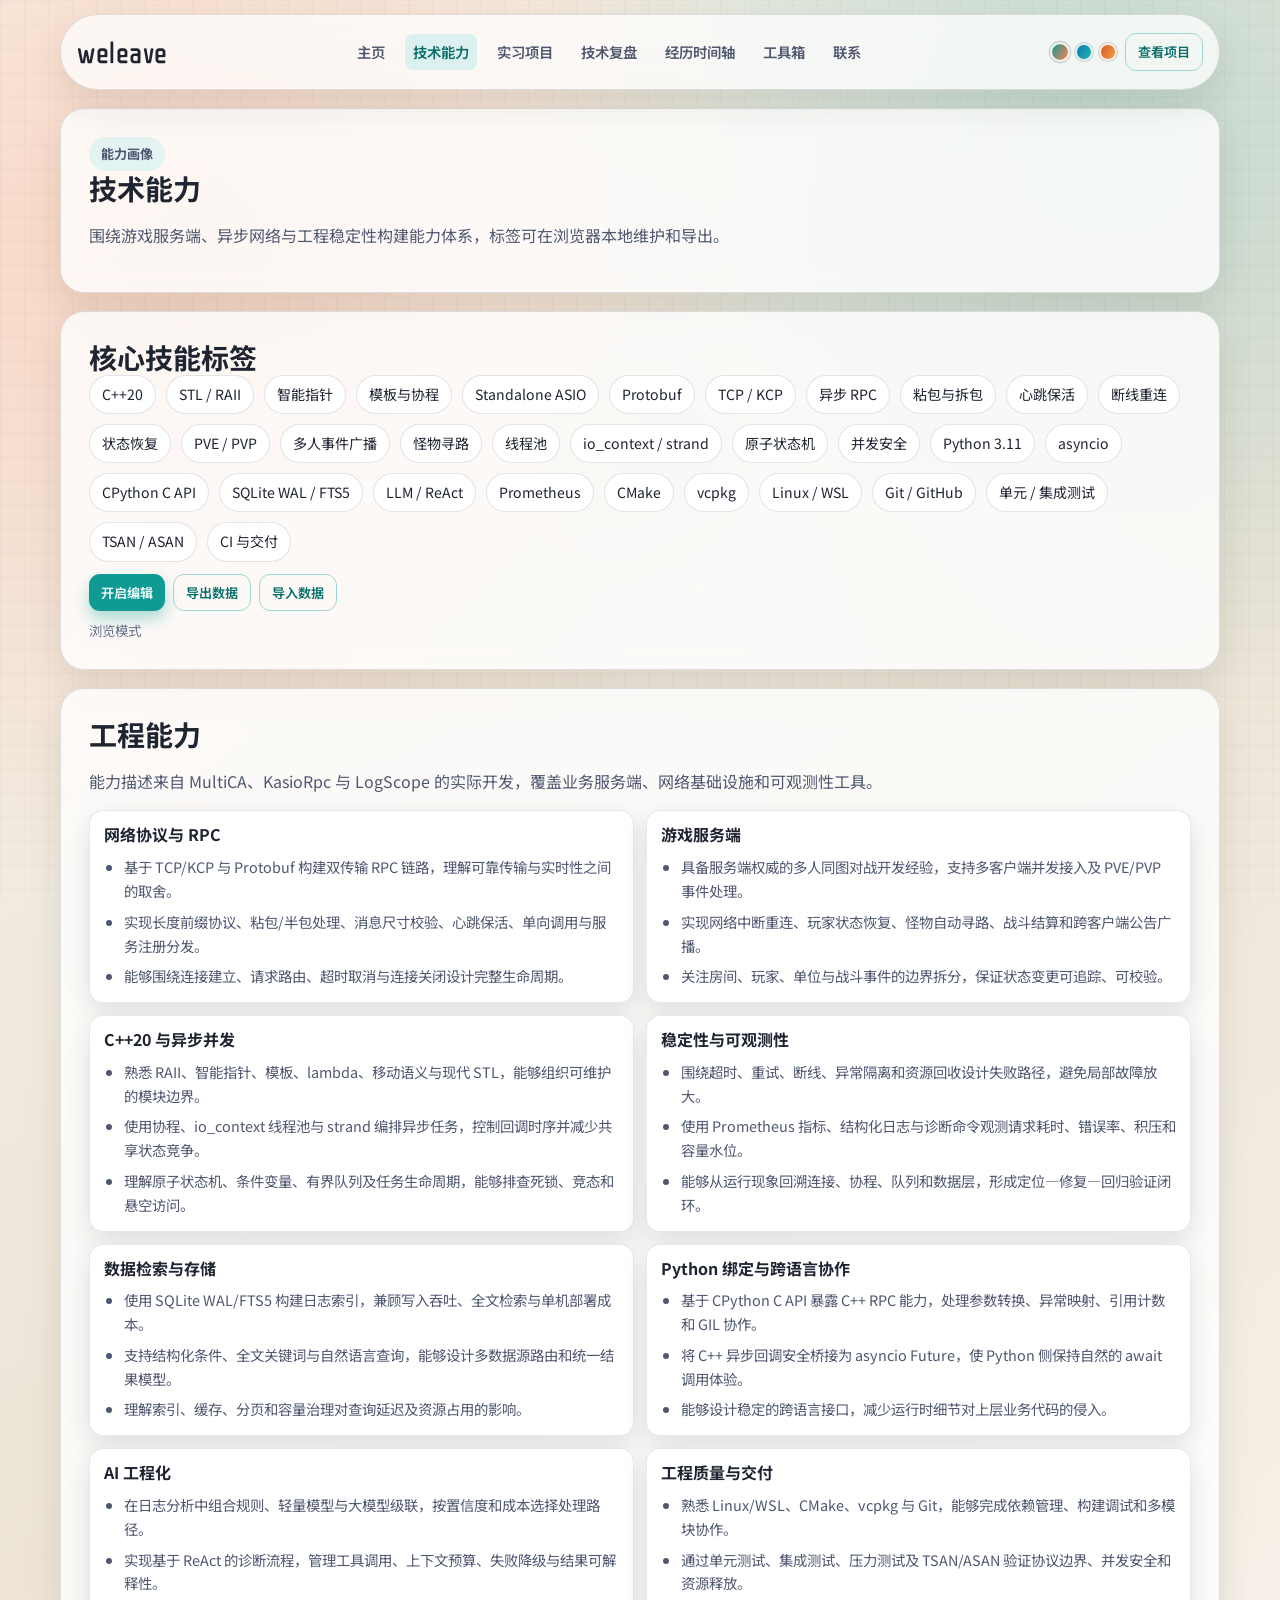
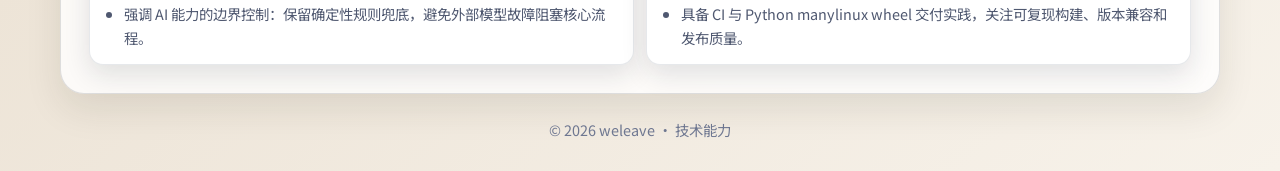
<file: skills.html>
<!doctype html>
<html lang="zh-CN">
  <head>
    <meta charset="UTF-8" />
    <meta name="viewport" content="width=device-width, initial-scale=1.0" />
    <meta name="description" content="weleave 的技术能力：游戏服务端、C++ 异步网络、并发稳定性、工程交付与智能日志分析。" />
    <title>weleave | 技术能力</title>
    <link rel="preconnect" href="https://fonts.googleapis.com" />
    <link rel="preconnect" href="https://fonts.gstatic.com" crossorigin />
    <link
      href="https://fonts.googleapis.com/css2?family=Noto+Sans+SC:wght@400;500;700;900&family=ZCOOL+QingKe+HuangYou&display=swap"
      rel="stylesheet"
    />
    <link rel="stylesheet" href="./styles.css" />
  </head>
  <body>
    <div class="cursor-orb"></div>
    <div class="page-wipe" id="page-wipe"></div>
    <div class="site-shell">
      <header class="topbar">
        <a class="brand" href="./index.html" data-transition>weleave</a>
        <nav class="nav-links">
          <a class="nav-link" data-page="index.html" href="./index.html" data-transition>主页</a>
          <a class="nav-link" data-page="skills.html" href="./skills.html" data-transition>技术能力</a>
          <a class="nav-link" data-page="projects.html" href="./projects.html" data-transition>实习项目</a>
          <a class="nav-link" data-page="notes.html" href="./notes.html" data-transition>技术复盘</a>
          <a class="nav-link" data-page="archive.html" href="./archive.html" data-transition>经历时间轴</a>
          <a class="nav-link" data-page="playground.html" href="./playground.html" data-transition>工具箱</a>
          <a class="nav-link" data-page="contact.html" href="./contact.html" data-transition>联系</a>
        </nav>
        <div class="top-tools">
          <div class="theme-switcher">
            <button class="theme-dot" type="button" data-theme="default" aria-label="默认主题"></button>
            <button class="theme-dot" type="button" data-theme="ocean" aria-label="海洋主题"></button>
            <button class="theme-dot" type="button" data-theme="sunset" aria-label="暖阳主题"></button>
          </div>
          <a class="btn small ghost" href="./projects.html" data-transition>查看项目</a>
        </div>
      </header>

      <main>
        <section class="section glass" data-reveal>
          <p class="eyebrow">能力画像</p>
          <h2>技术能力</h2>
          <p>围绕游戏服务端、异步网络与工程稳定性构建能力体系，标签可在浏览器本地维护和导出。</p>
        </section>

        <section class="section glass" id="skills-editor-root" data-reveal>
          <h2>核心技能标签</h2>
          <div class="chip-cloud" id="skills-list"></div>
          <div class="editor-toolbar">
            <button type="button" class="btn small" id="skills-edit-toggle">开启编辑</button>
            <button type="button" class="btn small ghost is-hidden" id="skills-reset-btn">恢复默认</button>
            <button type="button" class="btn small ghost" id="skills-export-btn">导出数据</button>
            <button type="button" class="btn small ghost" id="skills-import-btn">导入数据</button>
            <input id="skills-import-input" type="file" accept="application/json" class="is-hidden" />
          </div>
          <div class="editor-panel is-hidden" id="skills-editor-panel">
            <p>输入技能后点击“新增技能”，支持回车快速添加。</p>
            <div class="editor-row">
              <input type="text" class="editor-input" id="skill-input" placeholder="例如：Boost.Asio / Docker / OpenGL" maxlength="40" />
              <button type="button" class="btn small alt" id="skill-add-btn">新增技能</button>
            </div>
          </div>
          <div class="status-text" id="skills-status">浏览模式</div>
        </section>

        <section class="section glass" data-reveal>
          <h2>工程能力</h2>
          <p>能力描述来自 MultiCA、KasioRpc 与 LogScope 的实际开发，覆盖业务服务端、网络基础设施和可观测性工具。</p>
          <div class="grid-2">
            <article class="feature-card">
              <h3>网络协议与 RPC</h3>
              <ul class="compact-list">
                <li>基于 TCP/KCP 与 Protobuf 构建双传输 RPC 链路，理解可靠传输与实时性之间的取舍。</li>
                <li>实现长度前缀协议、粘包/半包处理、消息尺寸校验、心跳保活、单向调用与服务注册分发。</li>
                <li>能够围绕连接建立、请求路由、超时取消与连接关闭设计完整生命周期。</li>
              </ul>
            </article>
            <article class="feature-card">
              <h3>游戏服务端</h3>
              <ul class="compact-list">
                <li>具备服务端权威的多人同图对战开发经验，支持多客户端并发接入及 PVE/PVP 事件处理。</li>
                <li>实现网络中断重连、玩家状态恢复、怪物自动寻路、战斗结算和跨客户端公告广播。</li>
                <li>关注房间、玩家、单位与战斗事件的边界拆分，保证状态变更可追踪、可校验。</li>
              </ul>
            </article>
            <article class="feature-card">
              <h3>C++20 与异步并发</h3>
              <ul class="compact-list">
                <li>熟悉 RAII、智能指针、模板、lambda、移动语义与现代 STL，能够组织可维护的模块边界。</li>
                <li>使用协程、io_context 线程池与 strand 编排异步任务，控制回调时序并减少共享状态竞争。</li>
                <li>理解原子状态机、条件变量、有界队列及任务生命周期，能够排查死锁、竞态和悬空访问。</li>
              </ul>
            </article>
            <article class="feature-card">
              <h3>稳定性与可观测性</h3>
              <ul class="compact-list">
                <li>围绕超时、重试、断线、异常隔离和资源回收设计失败路径，避免局部故障放大。</li>
                <li>使用 Prometheus 指标、结构化日志与诊断命令观测请求耗时、错误率、积压和容量水位。</li>
                <li>能够从运行现象回溯连接、协程、队列和数据层，形成定位—修复—回归验证闭环。</li>
              </ul>
            </article>
            <article class="feature-card">
              <h3>数据检索与存储</h3>
              <ul class="compact-list">
                <li>使用 SQLite WAL/FTS5 构建日志索引，兼顾写入吞吐、全文检索与单机部署成本。</li>
                <li>支持结构化条件、全文关键词与自然语言查询，能够设计多数据源路由和统一结果模型。</li>
                <li>理解索引、缓存、分页和容量治理对查询延迟及资源占用的影响。</li>
              </ul>
            </article>
            <article class="feature-card">
              <h3>Python 绑定与跨语言协作</h3>
              <ul class="compact-list">
                <li>基于 CPython C API 暴露 C++ RPC 能力，处理参数转换、异常映射、引用计数和 GIL 协作。</li>
                <li>将 C++ 异步回调安全桥接为 asyncio Future，使 Python 侧保持自然的 await 调用体验。</li>
                <li>能够设计稳定的跨语言接口，减少运行时细节对上层业务代码的侵入。</li>
              </ul>
            </article>
            <article class="feature-card">
              <h3>AI 工程化</h3>
              <ul class="compact-list">
                <li>在日志分析中组合规则、轻量模型与大模型级联，按置信度和成本选择处理路径。</li>
                <li>实现基于 ReAct 的诊断流程，管理工具调用、上下文预算、失败降级与结果可解释性。</li>
                <li>强调 AI 能力的边界控制：保留确定性规则兜底，避免外部模型故障阻塞核心流程。</li>
              </ul>
            </article>
            <article class="feature-card">
              <h3>工程质量与交付</h3>
              <ul class="compact-list">
                <li>熟悉 Linux/WSL、CMake、vcpkg 与 Git，能够完成依赖管理、构建调试和多模块协作。</li>
                <li>通过单元测试、集成测试、压力测试及 TSAN/ASAN 验证协议边界、并发安全和资源释放。</li>
                <li>具备 CI 与 Python manylinux wheel 交付实践，关注可复现构建、版本兼容和发布质量。</li>
              </ul>
            </article>
          </div>
        </section>
      </main>

      <footer class="footer">
        <p>&copy; <span id="year"></span> weleave · 技术能力</p>
      </footer>
    </div>
    <button id="back-top-btn" class="back-top is-hidden" type="button" aria-label="返回顶部">↑</button>
    <div id="toast" class="toast"></div>
    <script src="./script.js"></script>
  </body>
</html>
</file>
<file: styles.css>
:root {
  --bg-a: #f7f3eb;
  --bg-b: #ede4d7;
  --bg-c: #f7f2ea;
  --surface: rgba(255, 255, 255, 0.8);
  --surface-strong: rgba(255, 255, 255, 0.92);
  --line: rgba(36, 44, 60, 0.14);
  --ink: #1f2431;
  --ink-soft: #4d566d;
  --brand: #0f9a94;
  --brand-strong: #0a6f6b;
  --brand-alt: #ff7f50;
  --shadow-soft: 0 15px 36px rgba(43, 35, 23, 0.1);
  --shadow-card: 0 10px 26px rgba(28, 34, 50, 0.12);
  --radius-xl: 24px;
  --radius-lg: 16px;
  --radius-md: 11px;
}

body[data-theme="ocean"] {
  --bg-a: #eff7fb;
  --bg-b: #dfeef5;
  --bg-c: #f4f9fb;
  --brand: #0a78ba;
  --brand-strong: #065a8d;
  --brand-alt: #22b5a6;
}

body[data-theme="sunset"] {
  --bg-a: #fcf0e6;
  --bg-b: #f9e0d2;
  --bg-c: #fff5ee;
  --brand: #d05b34;
  --brand-strong: #9a3f23;
  --brand-alt: #f39d35;
}

* {
  box-sizing: border-box;
}

html {
  scroll-behavior: smooth;
}

body {
  margin: 0;
  min-height: 100vh;
  color: var(--ink);
  background:
    radial-gradient(circle at 12% 14%, rgba(255, 127, 80, 0.24), transparent 34%),
    radial-gradient(circle at 86% 8%, rgba(15, 154, 148, 0.2), transparent 30%),
    linear-gradient(140deg, var(--bg-a) 0%, var(--bg-b) 56%, var(--bg-c) 100%);
  font-family: "Noto Sans SC", "PingFang SC", "Microsoft YaHei", sans-serif;
  line-height: 1.65;
  overflow-x: hidden;
}

body::before {
  content: "";
  position: fixed;
  inset: 0;
  z-index: -2;
  background-image:
    linear-gradient(rgba(0, 0, 0, 0.02) 1px, transparent 1px),
    linear-gradient(90deg, rgba(0, 0, 0, 0.02) 1px, transparent 1px);
  background-size: 24px 24px;
  pointer-events: none;
}

.cursor-orb {
  position: fixed;
  width: 220px;
  aspect-ratio: 1;
  border-radius: 50%;
  pointer-events: none;
  z-index: 0;
  opacity: 0.18;
  background: radial-gradient(circle, rgba(15, 154, 148, 0.58), rgba(15, 154, 148, 0));
  transform: translate(-50%, -50%);
  transition: transform 0.08s linear;
}

.page-wipe {
  position: fixed;
  inset: 0;
  z-index: 99;
  background: linear-gradient(120deg, #1f2431, var(--brand));
  transform: translateY(0);
  transition: transform 360ms ease;
  pointer-events: none;
}

.page-wipe.loaded {
  transform: translateY(-110%);
}

.site-shell {
  width: min(1160px, 92vw);
  margin: 0 auto;
  position: relative;
  z-index: 1;
}

.topbar {
  position: sticky;
  top: 0;
  z-index: 20;
  display: flex;
  align-items: center;
  justify-content: space-between;
  gap: 16px;
  margin-top: 14px;
  padding: 12px 16px;
  border: 1px solid var(--line);
  border-radius: 999px;
  background: rgba(255, 255, 255, 0.74);
  backdrop-filter: blur(14px);
  box-shadow: var(--shadow-soft);
}

.brand {
  text-decoration: none;
  color: var(--ink);
  font-family: "ZCOOL QingKe HuangYou", cursive;
  font-size: clamp(1.45rem, 3vw, 1.9rem);
  letter-spacing: 0.5px;
}

.nav-links {
  display: flex;
  gap: 12px;
  flex-wrap: wrap;
}

.nav-link {
  color: var(--ink-soft);
  text-decoration: none;
  font-size: 0.9rem;
  font-weight: 600;
  padding: 6px 8px;
  border-radius: 8px;
  transition: background 0.24s, color 0.24s;
}

.nav-link:hover,
.nav-link.active {
  color: var(--brand-strong);
  background: color-mix(in srgb, var(--brand) 15%, white);
}

.top-tools {
  display: flex;
  align-items: center;
  gap: 8px;
  flex-wrap: wrap;
}

.theme-switcher {
  display: flex;
  align-items: center;
  gap: 6px;
}

.theme-dot {
  width: 18px;
  height: 18px;
  border-radius: 50%;
  border: 2px solid rgba(255, 255, 255, 0.85);
  box-shadow: 0 0 0 1px rgba(37, 44, 58, 0.2);
  cursor: pointer;
}

.theme-dot[data-theme="default"] {
  background: linear-gradient(120deg, #0f9a94, #ff7f50);
}

.theme-dot[data-theme="ocean"] {
  background: linear-gradient(120deg, #0a78ba, #22b5a6);
}

.theme-dot[data-theme="sunset"] {
  background: linear-gradient(120deg, #d05b34, #f39d35);
}

.theme-dot.active {
  transform: scale(1.12);
}

.btn {
  border: 0;
  border-radius: var(--radius-md);
  padding: 10px 16px;
  font: inherit;
  font-size: 0.9rem;
  font-weight: 700;
  text-decoration: none;
  cursor: pointer;
  display: inline-flex;
  align-items: center;
  justify-content: center;
  gap: 7px;
  transition: transform 0.24s, box-shadow 0.24s, filter 0.24s;
  background: var(--brand);
  color: #f4ffff;
  box-shadow: 0 8px 16px color-mix(in srgb, var(--brand) 34%, transparent);
}

.btn:hover {
  transform: translateY(-2px);
  filter: brightness(1.04);
}

.btn.alt {
  background: var(--brand-alt);
  box-shadow: 0 8px 16px color-mix(in srgb, var(--brand-alt) 34%, transparent);
}

.btn.ghost {
  background: transparent;
  border: 1px solid color-mix(in srgb, var(--brand) 40%, white);
  color: var(--brand-strong);
  box-shadow: none;
}

.btn.small {
  padding: 7px 12px;
  font-size: 0.82rem;
  font-weight: 600;
}

.hero {
  margin-top: 24px;
  display: grid;
  grid-template-columns: 1.2fr 0.8fr;
  gap: 18px;
}

.glass {
  border: 1px solid var(--line);
  border-radius: var(--radius-xl);
  background: var(--surface);
  backdrop-filter: blur(10px);
  box-shadow: var(--shadow-soft);
}

.hero-main {
  padding: clamp(24px, 4vw, 40px);
  position: relative;
  overflow: hidden;
}

.hero-main::after {
  content: "";
  position: absolute;
  width: 220px;
  aspect-ratio: 1;
  border-radius: 50%;
  top: -60px;
  right: -60px;
  background: radial-gradient(circle, color-mix(in srgb, var(--brand-alt) 40%, transparent), transparent);
  pointer-events: none;
}

.eyebrow {
  margin: 0;
  display: inline-flex;
  padding: 6px 12px;
  border-radius: 999px;
  font-size: 0.82rem;
  font-weight: 700;
  color: var(--brand-strong);
  background: color-mix(in srgb, var(--brand) 12%, white);
}

h1,
h2,
h3,
h4 {
  margin: 0;
  line-height: 1.24;
}

.hero-title {
  margin-top: 16px;
  font-family: "ZCOOL QingKe HuangYou", cursive;
  font-size: clamp(2.15rem, 5vw, 3.4rem);
  letter-spacing: 0.6px;
}

.hero-gradient {
  background: linear-gradient(120deg, var(--brand-strong), var(--brand-alt) 58%, #3d6fe0);
  background-clip: text;
  -webkit-text-fill-color: transparent;
}

.hero-lead {
  margin: 16px 0 0;
  max-width: 40ch;
  color: #394055;
}

.hero-actions {
  margin-top: 22px;
  display: flex;
  flex-wrap: wrap;
  gap: 10px;
}

.hero-metrics {
  margin-top: 20px;
  display: grid;
  grid-template-columns: repeat(3, minmax(0, 1fr));
  gap: 10px;
}

.metric-item {
  padding: 10px 12px;
  border-radius: 12px;
  background: rgba(255, 255, 255, 0.8);
  border: 1px solid rgba(54, 69, 90, 0.11);
}

.metric-value {
  font-size: 1.2rem;
  font-weight: 800;
  color: var(--ink);
}

.metric-label {
  margin-top: 2px;
  font-size: 0.78rem;
  color: #66708a;
}

.hero-side {
  padding: 18px;
  display: grid;
  gap: 12px;
}

.stack-card {
  border-radius: 14px;
  background: var(--surface-strong);
  border: 1px solid rgba(54, 69, 90, 0.11);
  padding: 14px;
  box-shadow: var(--shadow-card);
}

.stack-card h3 {
  font-size: 1rem;
}

.stack-card p {
  margin: 8px 0 0;
  color: #535d76;
  font-size: 0.9rem;
}

.avatar-line {
  display: flex;
  align-items: center;
  gap: 10px;
  margin-top: 12px;
}

.avatar-frame {
  width: 50px;
  aspect-ratio: 1;
  border-radius: 50%;
  overflow: hidden;
  border: 2px solid color-mix(in srgb, var(--brand) 32%, white);
  background: linear-gradient(125deg, var(--brand), var(--brand-alt));
  color: white;
  display: grid;
  place-items: center;
  font-family: "ZCOOL QingKe HuangYou", cursive;
  font-size: 1.3rem;
}

.avatar-frame img {
  width: 100%;
  height: 100%;
  object-fit: cover;
  display: none;
}

.avatar-frame.has-image img {
  display: block;
}

.avatar-frame.has-image span {
  display: none;
}

.section {
  margin-top: 18px;
  padding: clamp(18px, 3vw, 28px);
}

.section h2 {
  font-size: clamp(1.3rem, 3.1vw, 1.75rem);
}

.section p {
  color: #4f5870;
}

.grid-3 {
  margin-top: 14px;
  display: grid;
  grid-template-columns: repeat(3, minmax(0, 1fr));
  gap: 12px;
}

.grid-2 {
  margin-top: 14px;
  display: grid;
  grid-template-columns: repeat(2, minmax(0, 1fr));
  gap: 12px;
}

.feature-card {
  border-radius: 14px;
  border: 1px solid rgba(54, 69, 90, 0.12);
  background: #fff;
  padding: 14px;
  box-shadow: var(--shadow-card);
  transition: transform 0.24s;
}

.feature-card:hover {
  transform: translateY(-3px);
}

.feature-card h3 {
  font-size: 1rem;
}

.feature-card p {
  margin: 8px 0 0;
  font-size: 0.9rem;
}

.compact-list {
  margin: 10px 0 0;
  padding-left: 20px;
  color: #4f5870;
  font-size: 0.9rem;
}

.compact-list li + li {
  margin-top: 7px;
}

.feature-card .go-link {
  margin-top: 10px;
  display: inline-block;
  font-size: 0.86rem;
  color: var(--brand-strong);
  text-decoration: none;
  font-weight: 700;
}

.timeline {
  margin-top: 14px;
  display: grid;
  gap: 10px;
}

.timeline-item {
  background: #fff;
  border-radius: 12px;
  border: 1px solid rgba(54, 69, 90, 0.12);
  padding: 12px;
}

.timeline-item .when {
  display: inline-flex;
  font-size: 0.78rem;
  padding: 4px 8px;
  border-radius: 999px;
  color: #73543b;
  background: rgba(255, 127, 80, 0.16);
  font-weight: 700;
}

.timeline-item h4 {
  margin-top: 8px;
  font-size: 0.98rem;
}

.timeline-item p {
  margin: 6px 0 0;
  font-size: 0.9rem;
}

.chip-cloud {
  display: flex;
  flex-wrap: wrap;
  gap: 10px;
}

.chip {
  display: inline-flex;
  align-items: center;
  gap: 8px;
  padding: 7px 12px;
  border-radius: 999px;
  background: #fff;
  border: 1px solid rgba(54, 69, 90, 0.14);
  font-size: 0.88rem;
}

.remove-btn {
  border: 0;
  border-radius: 999px;
  padding: 2px 8px;
  font-size: 0.74rem;
  background: rgba(255, 127, 80, 0.18);
  color: #934e2f;
  cursor: pointer;
}

.editor-toolbar {
  margin-top: 12px;
  display: flex;
  flex-wrap: wrap;
  gap: 8px;
}

.editor-panel {
  margin-top: 10px;
  border: 1px dashed rgba(54, 69, 90, 0.3);
  border-radius: 14px;
  background: rgba(255, 255, 255, 0.84);
  padding: 12px;
}

.editor-panel p {
  margin: 0;
  font-size: 0.86rem;
  color: #697189;
}

.editor-row {
  margin-top: 10px;
  display: flex;
  flex-wrap: wrap;
  gap: 8px;
}

.editor-input,
.editor-select,
.editor-textarea {
  width: 100%;
  border: 1px solid rgba(54, 69, 90, 0.2);
  border-radius: 10px;
  font: inherit;
  padding: 9px 10px;
  background: rgba(255, 255, 255, 0.94);
}

.editor-input,
.editor-select {
  flex: 1 1 220px;
}

.editor-textarea {
  min-height: 92px;
  resize: vertical;
}

.status-text {
  margin-top: 8px;
  font-size: 0.84rem;
  color: #687087;
}

.filter-bar {
  margin-top: 12px;
  display: flex;
  flex-wrap: wrap;
  gap: 8px;
}

.filter-field {
  flex: 1 1 220px;
}

.tag-filter {
  margin-top: 10px;
  display: flex;
  flex-wrap: wrap;
  gap: 8px;
}

.tag-filter-btn {
  border: 1px solid rgba(54, 69, 90, 0.16);
  background: #fff;
  color: #586178;
  border-radius: 999px;
  padding: 5px 10px;
  cursor: pointer;
  font: inherit;
  font-size: 0.78rem;
}

.tag-filter-btn.active {
  border-color: color-mix(in srgb, var(--brand) 55%, white);
  background: color-mix(in srgb, var(--brand) 14%, white);
  color: var(--brand-strong);
}

.project-grid {
  display: grid;
  grid-template-columns: repeat(2, minmax(0, 1fr));
  gap: 12px;
}

.project-card {
  border-radius: 14px;
  border: 1px solid rgba(54, 69, 90, 0.14);
  background: #fff;
  padding: 14px;
  box-shadow: var(--shadow-card);
  position: relative;
}

.project-remove {
  position: absolute;
  top: 10px;
  right: 10px;
  border: 0;
  border-radius: 8px;
  font-size: 0.75rem;
  padding: 3px 8px;
  background: rgba(255, 127, 80, 0.18);
  color: #934e2f;
  cursor: pointer;
}

.project-head {
  display: flex;
  justify-content: space-between;
  gap: 8px;
  align-items: flex-start;
}

.project-card.is-editing .project-head {
  padding-right: 48px;
}

.project-head h3 {
  font-size: 1rem;
}

.project-head span {
  font-size: 0.78rem;
  color: #606a83;
  white-space: nowrap;
}

.project-meta {
  margin: 8px 0 0;
  font-size: 0.86rem;
  color: #5d6881;
}

.badge {
  display: inline-flex;
  margin-top: 8px;
  padding: 3px 8px;
  border-radius: 999px;
  font-size: 0.75rem;
  font-weight: 700;
  color: #6e4223;
  background: rgba(255, 127, 80, 0.18);
}

.tag-list {
  margin-top: 8px;
  display: flex;
  flex-wrap: wrap;
  gap: 6px;
}

.tag {
  display: inline-flex;
  padding: 2px 7px;
  border-radius: 999px;
  font-size: 0.72rem;
  color: #586178;
  border: 1px solid rgba(54, 69, 90, 0.16);
  background: #fff;
}

.project-card ul {
  margin: 10px 0 0;
  padding-left: 20px;
}

.project-card li + li {
  margin-top: 6px;
}

.project-link {
  margin-top: 10px;
  display: inline-block;
  color: var(--brand-strong);
  text-decoration: none;
  font-weight: 700;
  font-size: 0.86rem;
}

.notes-grid {
  margin-top: 14px;
  display: grid;
  grid-template-columns: repeat(2, minmax(0, 1fr));
  gap: 12px;
}

.note-card {
  border-radius: 14px;
  border: 1px solid rgba(54, 69, 90, 0.13);
  background: #fff;
  padding: 14px;
  box-shadow: var(--shadow-card);
  position: relative;
}

.note-head {
  display: flex;
  justify-content: space-between;
  gap: 10px;
  align-items: flex-start;
  padding-right: 44px;
}

.note-head h3 {
  font-size: 1rem;
}

.note-date {
  font-size: 0.76rem;
  color: #677087;
}

.note-remove {
  position: absolute;
  top: 10px;
  right: 10px;
  border: 0;
  border-radius: 8px;
  font-size: 0.75rem;
  padding: 3px 8px;
  background: rgba(255, 127, 80, 0.18);
  color: #934e2f;
  cursor: pointer;
}

.note-summary {
  margin-top: 8px;
  color: #4f5870;
  font-size: 0.9rem;
}

.archive-list {
  margin-top: 14px;
  display: grid;
  gap: 14px;
}

.archive-month {
  border-left: 3px solid var(--brand);
  padding-left: 14px;
}

.archive-month h3 {
  font-size: 1.05rem;
}

.archive-entry {
  margin-top: 10px;
  border: 1px solid rgba(54, 69, 90, 0.13);
  border-radius: 14px;
  background: #fff;
  padding: 12px;
  box-shadow: var(--shadow-card);
}

.archive-entry h4 {
  margin-top: 7px;
  font-size: 0.98rem;
}

.archive-entry p {
  margin: 7px 0 0;
  font-size: 0.9rem;
}

.playground-grid {
  margin-top: 14px;
  display: grid;
  grid-template-columns: repeat(2, minmax(0, 1fr));
  gap: 12px;
}

.tool-card {
  border: 1px solid rgba(54, 69, 90, 0.13);
  border-radius: 14px;
  background: #fff;
  padding: 14px;
  box-shadow: var(--shadow-card);
}

.tool-card h3 {
  font-size: 1rem;
}

.tool-output {
  min-height: 56px;
  margin-top: 10px;
  border-radius: 10px;
  background: rgba(245, 247, 250, 0.9);
  border: 1px solid rgba(54, 69, 90, 0.1);
  padding: 10px;
  color: #384154;
  font-size: 0.9rem;
}

.code-output {
  font-family: Consolas, "Courier New", monospace;
  white-space: pre-wrap;
}

.timer-display {
  margin-top: 12px;
  font-size: 2rem;
  font-weight: 800;
  color: var(--brand-strong);
}

.palette-strip {
  margin-top: 10px;
  display: flex;
  gap: 8px;
  min-height: 42px;
}

.swatch {
  display: block;
  width: 42px;
  height: 42px;
  border-radius: 10px;
  border: 1px solid rgba(54, 69, 90, 0.16);
}

.stats-strip {
  margin-top: 12px;
  display: grid;
  grid-template-columns: repeat(3, minmax(0, 1fr));
  gap: 10px;
}

.stats-box {
  border-radius: 12px;
  border: 1px solid rgba(54, 69, 90, 0.13);
  background: #fff;
  padding: 12px;
}

.stats-title {
  color: #627088;
  font-size: 0.82rem;
}

.stats-value {
  margin-top: 4px;
  font-size: 1.3rem;
  font-weight: 800;
  color: #293047;
}

.contact-grid {
  margin-top: 14px;
  display: grid;
  grid-template-columns: repeat(2, minmax(0, 1fr));
  gap: 12px;
}

.contact-card {
  border-radius: 14px;
  border: 1px solid rgba(54, 69, 90, 0.13);
  background: #fff;
  padding: 14px;
}

.contact-card h3 {
  font-size: 1rem;
}

.contact-card p {
  margin: 7px 0 0;
  font-size: 0.9rem;
}

.contact-card a {
  color: var(--brand-strong);
  text-decoration: none;
  font-weight: 700;
}

.empty-tip {
  border-radius: 12px;
  border: 1px dashed rgba(54, 69, 90, 0.3);
  background: rgba(255, 255, 255, 0.75);
  padding: 13px;
  color: #677087;
  font-size: 0.9rem;
}

.footer {
  margin: 24px 0 30px;
  text-align: center;
  color: #6f7892;
  font-size: 0.9rem;
}

.back-top {
  position: fixed;
  right: 22px;
  bottom: 22px;
  width: 42px;
  height: 42px;
  border: 0;
  border-radius: 50%;
  background: var(--brand);
  color: #fff;
  cursor: pointer;
  font-size: 18px;
  box-shadow: 0 8px 16px color-mix(in srgb, var(--brand) 36%, transparent);
  z-index: 30;
}

.toast {
  position: fixed;
  left: 50%;
  bottom: 18px;
  transform: translateX(-50%);
  background: rgba(33, 39, 56, 0.92);
  color: #f3f6ff;
  padding: 8px 12px;
  border-radius: 10px;
  font-size: 0.84rem;
  z-index: 40;
  opacity: 0;
  transition: opacity 0.22s;
  pointer-events: none;
}

.toast.show {
  opacity: 1;
}

[data-reveal] {
  opacity: 0;
  transform: translateY(18px);
  transition: opacity 0.65s ease, transform 0.65s ease;
}

[data-reveal].visible {
  opacity: 1;
  transform: translateY(0);
}

.is-hidden {
  display: none !important;
}

@media (max-width: 1080px) {
  .topbar {
    border-radius: 16px;
  }

  .hero {
    grid-template-columns: 1fr;
  }

  .grid-3 {
    grid-template-columns: 1fr 1fr;
  }

  .project-grid,
  .contact-grid,
  .notes-grid,
  .playground-grid {
    grid-template-columns: 1fr;
  }
}

@media (max-width: 760px) {
  .topbar {
    align-items: stretch;
    flex-direction: column;
    border-radius: 18px;
  }

  .nav-links {
    width: 100%;
    flex-wrap: nowrap;
    overflow-x: auto;
    padding-bottom: 3px;
    scrollbar-width: none;
  }

  .nav-links::-webkit-scrollbar {
    display: none;
  }

  .nav-link {
    flex: 0 0 auto;
    white-space: nowrap;
  }

  .top-tools {
    justify-content: space-between;
  }

  .project-head {
    display: block;
  }

  .project-head span {
    display: block;
    margin-top: 3px;
  }

  .nav-links {
    gap: 8px;
  }

  .hero-metrics,
  .stats-strip {
    grid-template-columns: 1fr;
  }

  .grid-3,
  .grid-2 {
    grid-template-columns: 1fr;
  }

  .section {
    padding: 16px;
  }

  .cursor-orb {
    display: none;
  }
}
</file>
